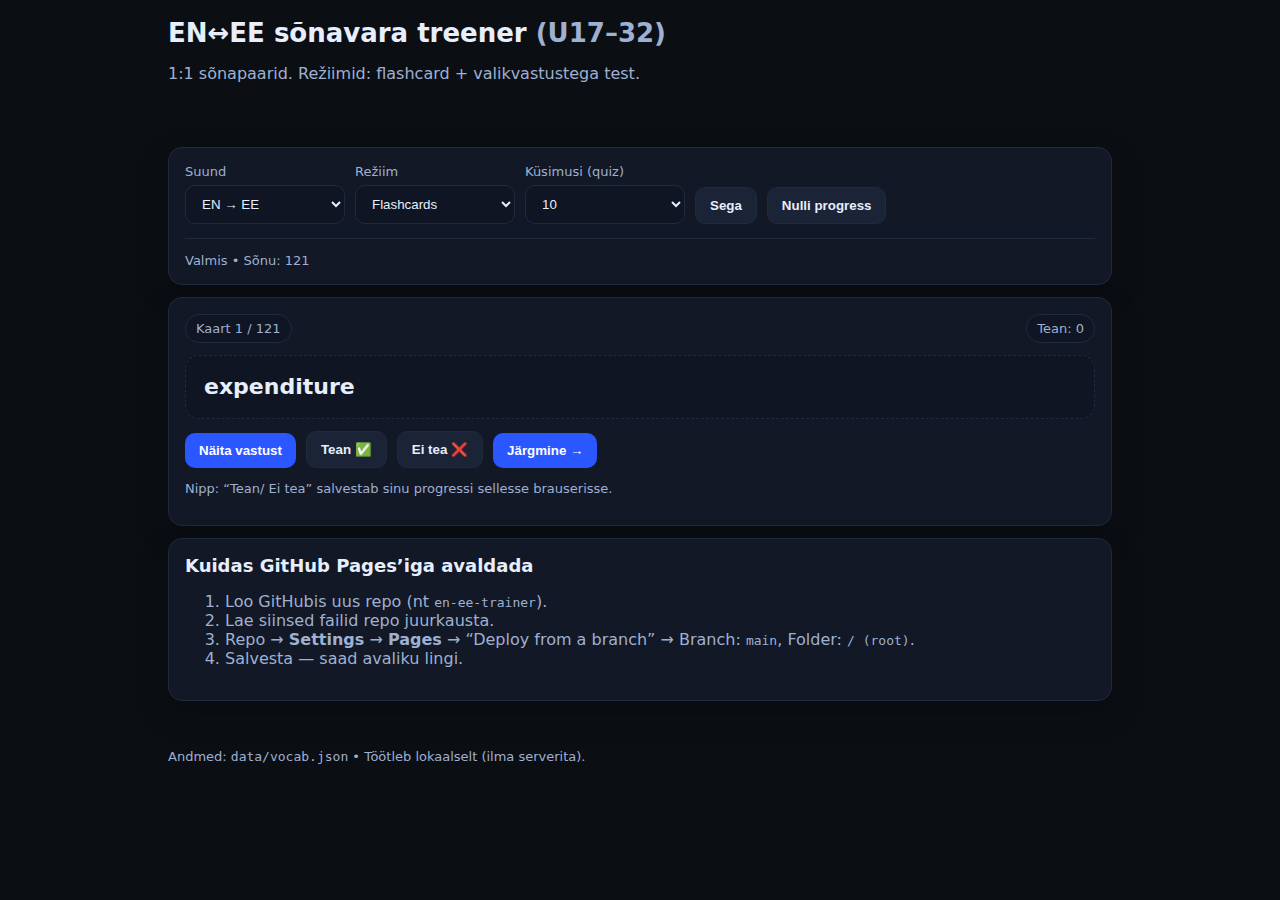
<file: index.html>
<!doctype html>
<html lang="et">
<head>
  <meta charset="utf-8" />
  <meta name="viewport" content="width=device-width, initial-scale=1" />
  <title>EN↔EE sõnavara treener (U17–32)</title>
  <link rel="stylesheet" href="styles.css" />
</head>
<body>
  <header class="wrap">
    <h1>EN↔EE sõnavara treener <span class="muted">(U17–32)</span></h1>
    <p class="muted">1:1 sõnapaarid. Režiimid: flashcard + valikvastustega test.</p>
  </header>

  <main class="wrap">
    <section class="card">
      <div class="row">
        <label>
          Suund
          <select id="direction">
            <option value="en-ee">EN → EE</option>
            <option value="ee-en">EE → EN</option>
          </select>
        </label>

        <label>
          Režiim
          <select id="mode">
            <option value="cards">Flashcards</option>
            <option value="quiz">Quiz</option>
          </select>
        </label>

        <label>
          Küsimusi (quiz)
          <select id="quizCount">
            <option value="10">10</option>
            <option value="20">20</option>
            <option value="30">30</option>
            <option value="all">Kõik</option>
          </select>
        </label>

        <button id="shuffleBtn" class="btn secondary" type="button">Sega</button>
        <button id="resetProgressBtn" class="btn secondary" type="button">Nulli progress</button>
      </div>

      <div class="divider"></div>

      <div id="status" class="muted small">Laen sõnavara…</div>
    </section>

    <section class="card" id="cardsView" hidden>
      <div class="cardTop">
        <div class="pill" id="cardCounter">—</div>
        <div class="pill" id="knownCounter">Tean: 0</div>
      </div>

      <div class="flash">
        <div class="prompt" id="cardPrompt">—</div>
        <div class="answer" id="cardAnswer" hidden>—</div>
      </div>

      <div class="row">
        <button id="revealBtn" class="btn" type="button">Näita vastust</button>
        <button id="knownBtn" class="btn secondary" type="button">Tean ✅</button>
        <button id="unknownBtn" class="btn secondary" type="button">Ei tea ❌</button>
        <button id="nextBtn" class="btn" type="button">Järgmine →</button>
      </div>
      <p class="muted small">Nipp: “Tean/ Ei tea” salvestab sinu progressi sellesse brauserisse.</p>
    </section>

    <section class="card" id="quizView" hidden>
      <div class="cardTop">
        <div class="pill" id="quizCounter">—</div>
        <div class="pill" id="quizScore">Tulemus: 0</div>
      </div>

      <div class="qblock">
        <div class="prompt" id="quizPrompt">—</div>
        <div id="quizOptions" class="options"></div>
      </div>

      <div class="row">
        <button id="quizNextBtn" class="btn" type="button" disabled>Järgmine →</button>
        <button id="quizRestartBtn" class="btn secondary" type="button">Alusta uuesti</button>
      </div>

      <p class="muted small">Quiz loob automaatselt 4 valikut (1 õige + 3 segajat) sama sõnavara seest.</p>
    </section>

    <section class="card">
      <h2 class="h2">Kuidas GitHub Pages’iga avaldada</h2>
      <ol class="muted">
        <li>Loo GitHubis uus repo (nt <code>en-ee-trainer</code>).</li>
        <li>Lae siinsed failid repo juurkausta.</li>
        <li>Repo → <strong>Settings</strong> → <strong>Pages</strong> → “Deploy from a branch” → Branch: <code>main</code>, Folder: <code>/ (root)</code>.</li>
        <li>Salvesta — saad avaliku lingi.</li>
      </ol>
    </section>
  </main>

  <footer class="wrap muted small">
    Andmed: <code>data/vocab.json</code> • Töötleb lokaalselt (ilma serverita).
  </footer>

  <script src="app.js"></script>
</body>
</html>
</file>
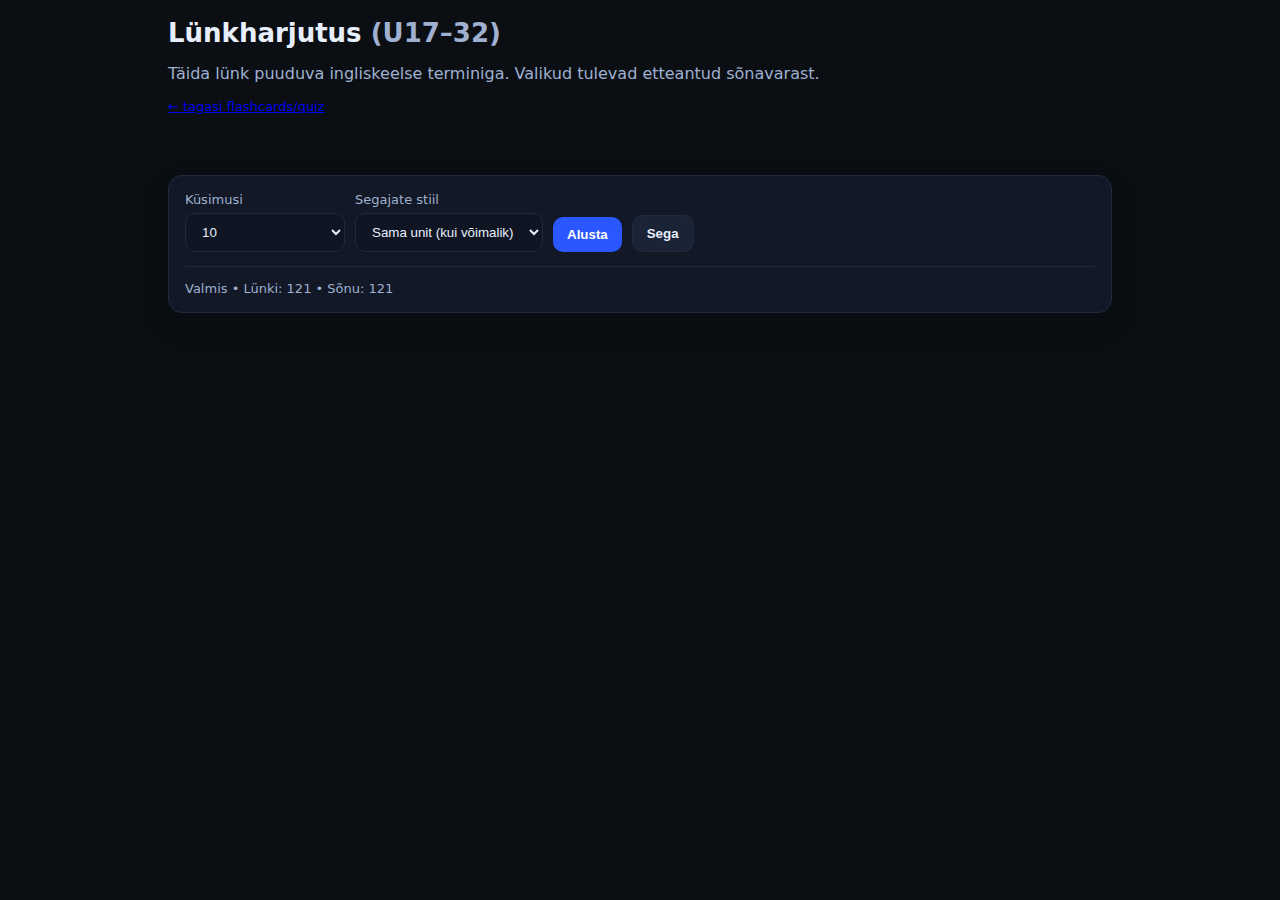
<file: cloze.html>
<!doctype html>
<html lang="et">
<head>
  <meta charset="utf-8" />
  <meta name="viewport" content="width=device-width, initial-scale=1" />
  <title>Lünkharjutus • EN↔EE sõnavara (U17–32)</title>
  <link rel="stylesheet" href="styles.css" />
</head>
<body>
  <header class="wrap">
    <h1>Lünkharjutus <span class="muted">(U17–32)</span></h1>
    <p class="muted">Täida lünk puuduva ingliskeelse terminiga. Valikud tulevad etteantud sõnavarast.</p>
    <p class="muted small"><a href="./index.html">← tagasi flashcards/quiz</a></p>
  </header>

  <main class="wrap">
    <section class="card">
      <div class="row">
        <label>
          Küsimusi
          <select id="count">
            <option value="10">10</option>
            <option value="20">20</option>
            <option value="30">30</option>
            <option value="all">Kõik (121)</option>
          </select>
        </label>

        <label>
          Segajate stiil
          <select id="distractors">
            <option value="unit">Sama unit (kui võimalik)</option>
            <option value="all">Kõik sõnad</option>
          </select>
        </label>

        <button id="startBtn" class="btn" type="button">Alusta</button>
        <button id="shuffleBtn" class="btn secondary" type="button">Sega</button>
      </div>

      <div class="divider"></div>
      <div id="status" class="muted small">Laen andmeid…</div>
    </section>

    <section class="card" id="game" hidden>
      <div class="cardTop">
        <div class="pill" id="counter">—</div>
        <div class="pill" id="score">Tulemus: 0</div>
      </div>

      <div class="qblock">
        <div class="prompt" id="sentence">—</div>
        <div class="muted small" id="hint" style="margin-top:10px"></div>
        <div class="divider"></div>
        <div class="muted small" id="filled" style="margin-top:10px"></div>
        <div class="muted small" id="translation" style="margin-top:6px"></div>
        <div id="options" class="options"></div>
      </div>

      <div class="row">
        <button id="nextBtn" class="btn" type="button" disabled>Järgmine →</button>
        <button id="restartBtn" class="btn secondary" type="button">Alusta uuesti</button>
      </div>

      <p class="muted small">Märkus: osa lauseid on õpetaja loodud, et kõik 121 terminit oleks loogilises kontekstis.</p>
    </section>
  </main>

  <script src="cloze.js?v=3"></script>
</body>
</html>
</file>
<file: styles.css>
:root{
  --bg:#0b0f14;
  --card:#121826;
  --text:#e7eefc;
  --muted:#9fb0d0;
  --line:#202a3d;
  --btn:#2a57ff;
  --btn2:#1b2436;
  --good:#17c964;
  --bad:#ff4d4d;
}
*{box-sizing:border-box}
body{
  margin:0;
  font-family: system-ui, -apple-system, Segoe UI, Roboto, Arial, sans-serif;
  background:var(--bg);
  color:var(--text);
}
.wrap{max-width:980px;margin:0 auto;padding:18px}
h1{margin:0 0 6px;font-size:26px}
.h2{margin:0 0 10px;font-size:18px}
.muted{color:var(--muted)}
.small{font-size:13px}
.card{
  background:var(--card);
  border:1px solid var(--line);
  border-radius:14px;
  padding:16px;
  margin:12px 0;
  box-shadow: 0 12px 30px rgba(0,0,0,.22);
}
.row{
  display:flex;
  flex-wrap:wrap;
  gap:10px;
  align-items:end;
}
label{display:flex;flex-direction:column;gap:6px;font-size:13px;color:var(--muted)}
select{
  background:#0f1522;
  border:1px solid var(--line);
  color:var(--text);
  border-radius:10px;
  padding:10px 12px;
  min-width:160px;
}
.btn{
  background:var(--btn);
  border:none;
  color:white;
  padding:10px 14px;
  border-radius:10px;
  cursor:pointer;
  font-weight:600;
}
.btn.secondary{background:var(--btn2);border:1px solid var(--line);color:var(--text)}
.btn:disabled{opacity:.5;cursor:not-allowed}
.divider{height:1px;background:var(--line);margin:14px 0}
.flash{
  padding:18px;
  border:1px dashed var(--line);
  border-radius:14px;
  margin:12px 0;
  background:#0f1522;
}
.prompt{font-size:22px;font-weight:700;line-height:1.2}
.answer{margin-top:10px;font-size:18px;color:#cfe0ff}
.cardTop{display:flex;gap:10px;flex-wrap:wrap;align-items:center;justify-content:space-between}
.pill{
  background:#0f1522;
  border:1px solid var(--line);
  padding:6px 10px;
  border-radius:999px;
  font-size:13px;
  color:var(--muted);
}
.options{display:grid;gap:10px;margin:14px 0}
.opt{
  text-align:left;
  width:100%;
  padding:12px 14px;
  border-radius:12px;
  border:1px solid var(--line);
  background:#0f1522;
  color:var(--text);
  cursor:pointer;
  font-weight:600;
}
.opt.correct{border-color:rgba(23,201,100,.7); background:rgba(23,201,100,.08)}
.opt.wrong{border-color:rgba(255,77,77,.7); background:rgba(255,77,77,.08)}
@media (max-width:560px){
  h1{font-size:22px}
  select{min-width: 100%}
  .btn{width:100%}
  .cardTop{justify-content:flex-start}
}
</file>
